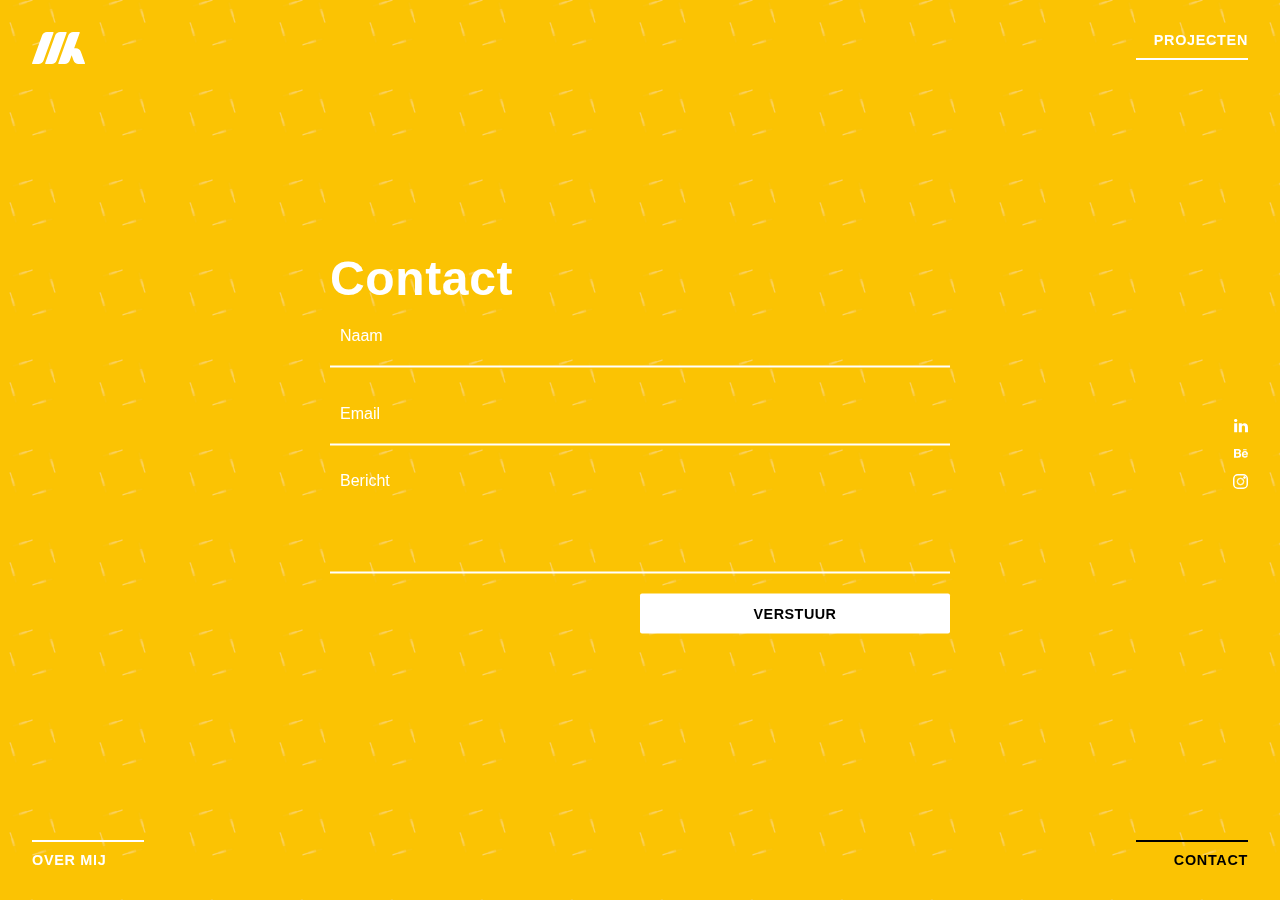
<file: contact.html>
<!DOCTYPE html>
<html lang="nl">
<head>
    <meta charset="UTF-8">
    <meta name="viewport" content="width=device-width, initial-scale=1.0">
    <meta http-equiv="X-UA-Compatible" content="ie=edge">
    <link rel="stylesheet" type="text/css" href="style.css">
    <title>Mike van den Bos</title>
</head>
<body id="navsection-contact">

            <div class="logomobile">
                <a class="logomobile" href="index.html"><img src="images/logo.svg" alt="logo"></a>
            </div>
            <div class="button_container" id="toggle"><span class="top"></span><span class="middle"></span><span
                    class="bottom"></span></div>
            <div class="overlay" id="overlay">
                <nav class="overlay-menu">
                    <ul>
                        <li><a href="index.html">Home</a></li>
                        <li><a href="projecten.html">Projecten</a></li>
                        <li><a href="over.html">Over mij</a></li>
                        <li><a href="contact.html">Contact</a></li>
                    </ul>
                </nav>
            </div>

     <section class="navsection">
         <div class="topsection">
             <a href="index.html"><img src="images/logo.svg" alt="logo"></a>
             <a class="topsection-contact" id="topsection" href="projecten.html">Projecten</a>
         </div>
         <div class="middlesection">
             <a></a>
         <div class="middlesectionicons">
             <a href="https://www.linkedin.com/in/mike-van-den-bos-26bab5153"><img src="images/linkedin.svg"
                     alt="LinkedIn"></a>
             <a href="https://www.behance.net/mikevandenbos"><img src="images/behance.svg" alt="Behance"></a>
             <a href="https://instagram.com/lemike16"><img src="images/instagram.svg" alt="Instagram"></a>
         </div>
         </div>
         <div class="bottomsection">
             <a class="bottomsection-contact" href="over.html">Over mij</a>
             <a class="bottomsection-contactr" id="bottomsectionr" href="contact.html">Contact</a>
         </div>
     </section>

<div id="form">
    <section class="contact-form">

        <h1>Contact</h1>
        <form id="contact-form" method="post" action="">
            <input name="name" type="text" class="form-control" placeholder="Naam" required><br>
            <input name="email" type="email" class="form-control" placeholder="Email" required><br>
            <textarea name="bericht" class="form-control" placeholder="Bericht" required rows="5"></textarea><br>
            <input type="submit" class="form-control submit" value="verstuur">
        </form>
    </section>
</div>



    
</body>
<script src="https://ajax.googleapis.com/ajax/libs/jquery/3.4.1/jquery.min.js"></script>
<script src="main.js"></script>
</html>
</file>
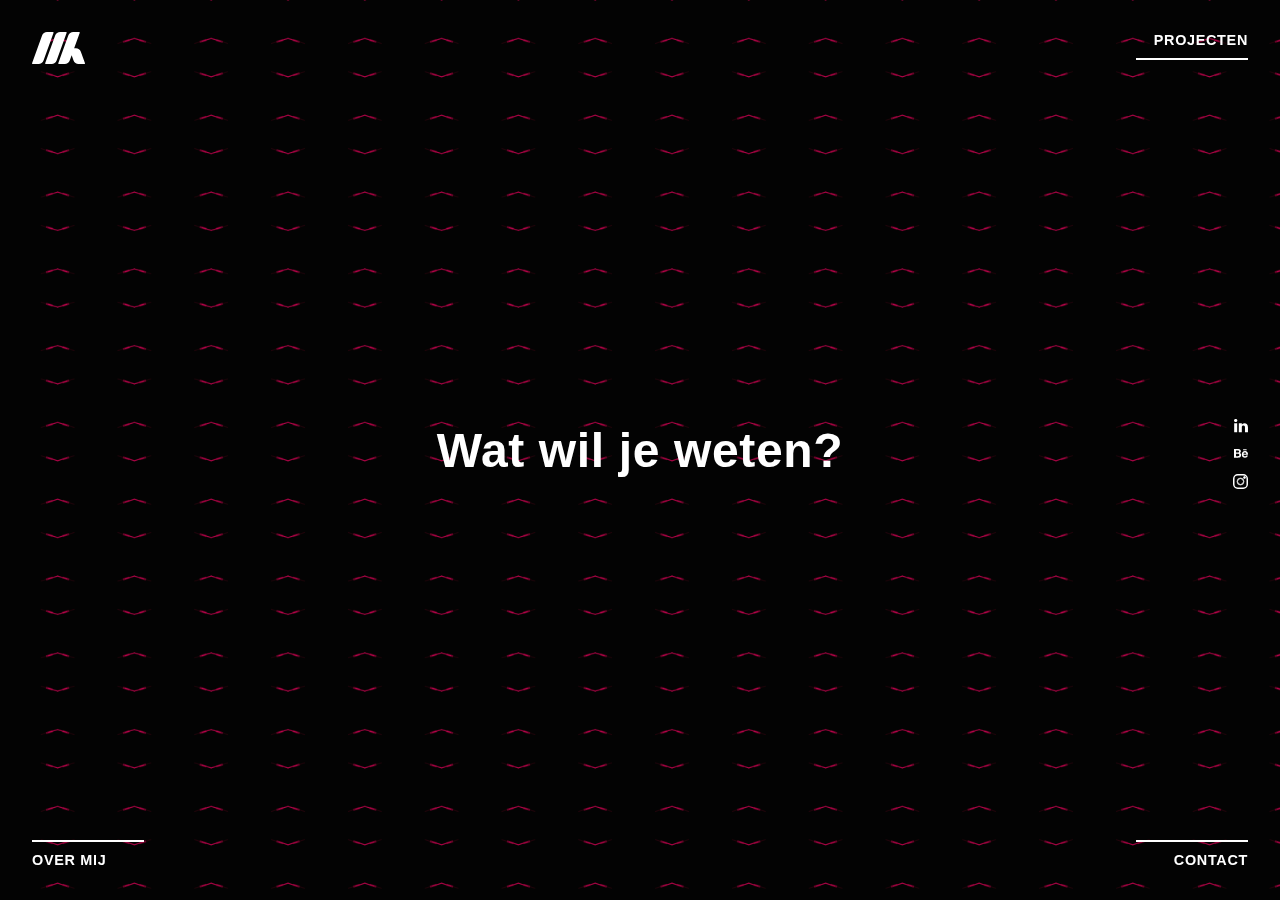
<file: over.html>
<!DOCTYPE html>
<html lang="nl">

<head>
    <meta charset="UTF-8">
    <meta name="viewport" content="width=device-width, initial-scale=1.0">
    <meta http-equiv="X-UA-Compatible" content="ie=edge">
    <link rel="stylesheet" type="text/css" href="style.css">
    <title>Mike van den Bos</title>
</head>

<body>

            <div class="logomobile">
                <a class="logomobile" href="index.html"><img src="images/logob.svg" alt="logo"></a>
            </div>
            <div class="button_container" id="toggle"><span class="top"></span><span class="middle"></span><span
                    class="bottom"></span></div>
            <div class="overlay" id="overlay">
                <nav class="overlay-menu">
                    <ul>
                        <li><a href="index.html">Home</a></li>
                        <li><a href="projecten.html">Projecten</a></li>
                        <li><a href="over.html">Over mij</a></li>
                        <li><a href="contact.html">Contact</a></li>
                    </ul>
                </nav>
            </div>

    <section class="navsection" id="navsection-over">
        <div class="topsection">
            <a href="index.html"><img src="images/logo.svg" alt="logo"></a>
            <a class="topsection-contact" id="topsection" href="projecten.html">Projecten</a>
        </div>
        <div class="middlesection">
            <a></a>
            <div class="middlesectionicons">
                <a href="https://www.linkedin.com/in/mike-van-den-bos-26bab5153"><img src="images/linkedin.svg"
                        alt="LinkedIn"></a>
                <a href="https://www.behance.net/mikevandenbos"><img src="images/behance.svg" alt="Behance"></a>
                <a href="https://instagram.com/lemike16"><img src="images/instagram.svg" alt="Instagram"></a>
            </div>
        </div>
        <div class="bottomsection">
            <a class="bottomsection-contact" href="over.html">Over mij</a>
            <a id="bottomsectionr" href="contact.html">Contact</a>
        </div>
    </section>

    <div id="form">
        <h1>Wat wil je weten?</h1>
    </div>



</body>
<script src="https://ajax.googleapis.com/ajax/libs/jquery/3.4.1/jquery.min.js"></script>
<script src="main.js"></script>
</html>
</file>
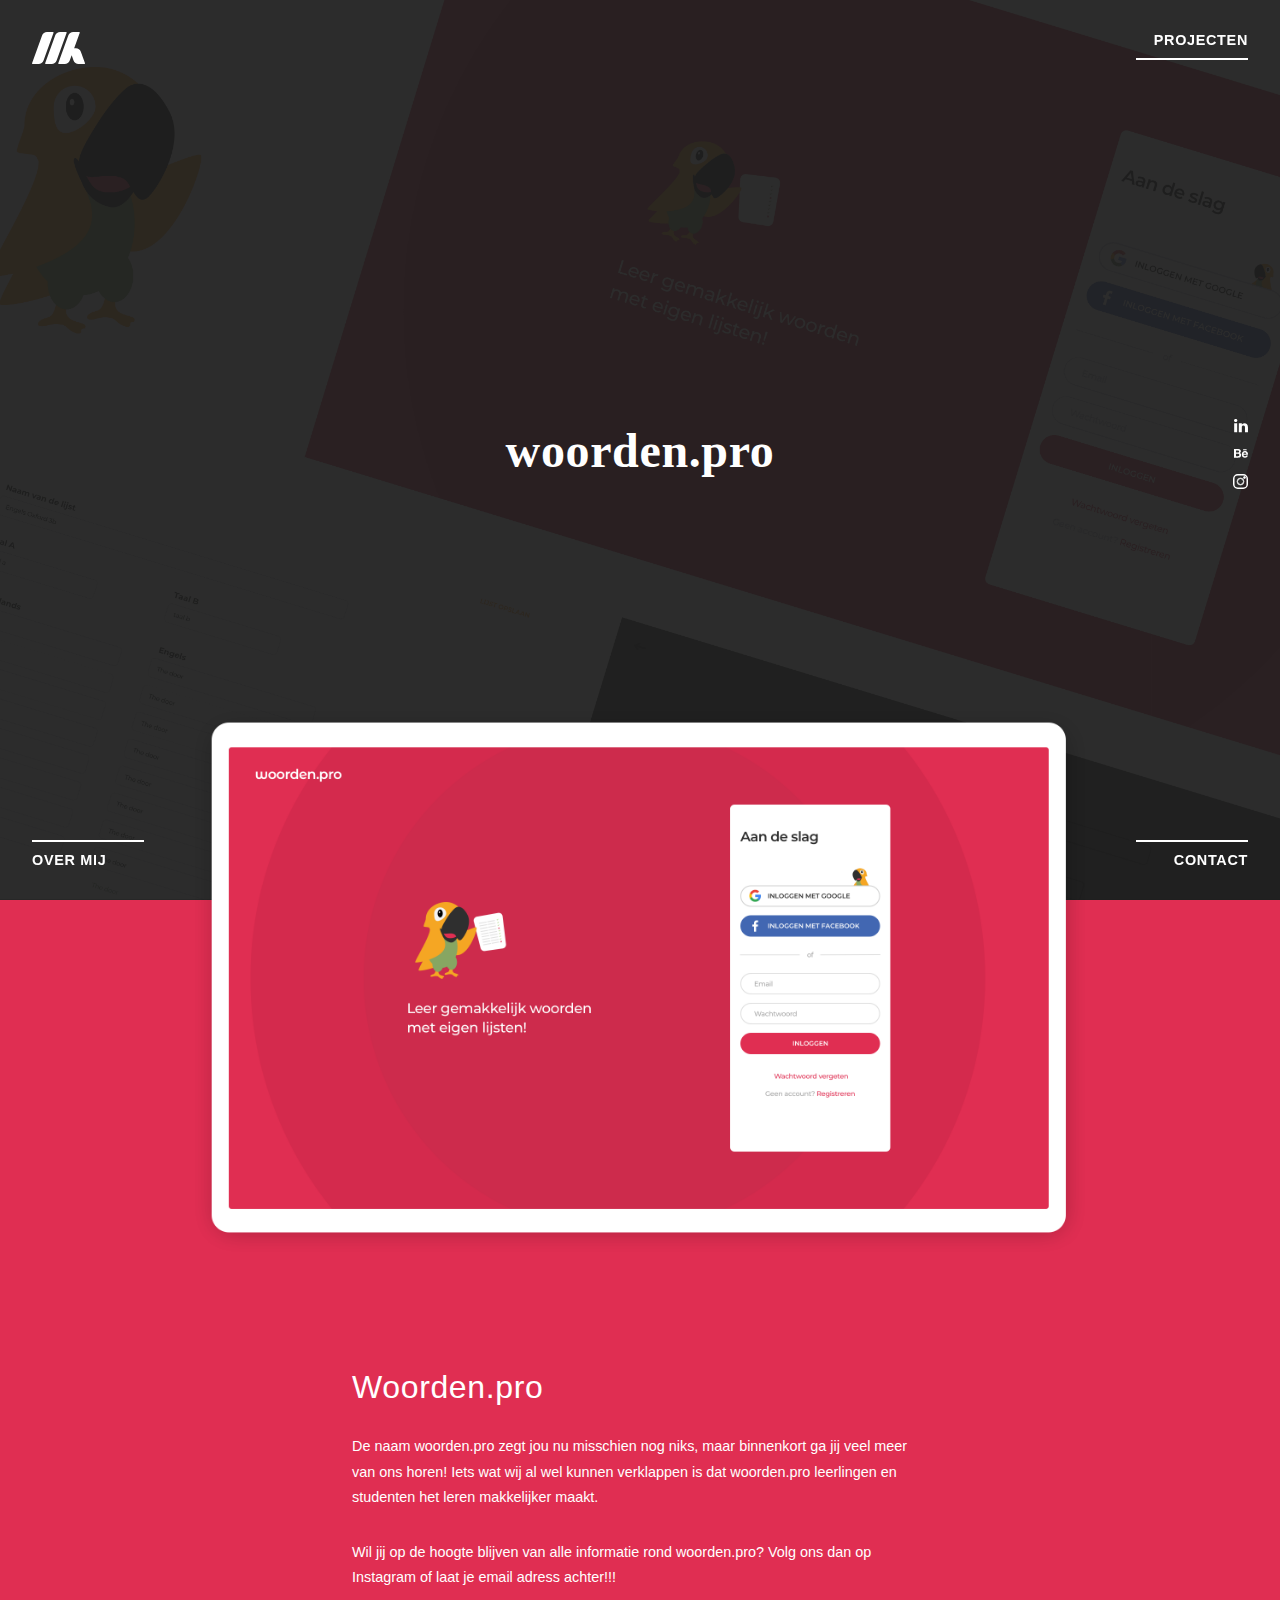
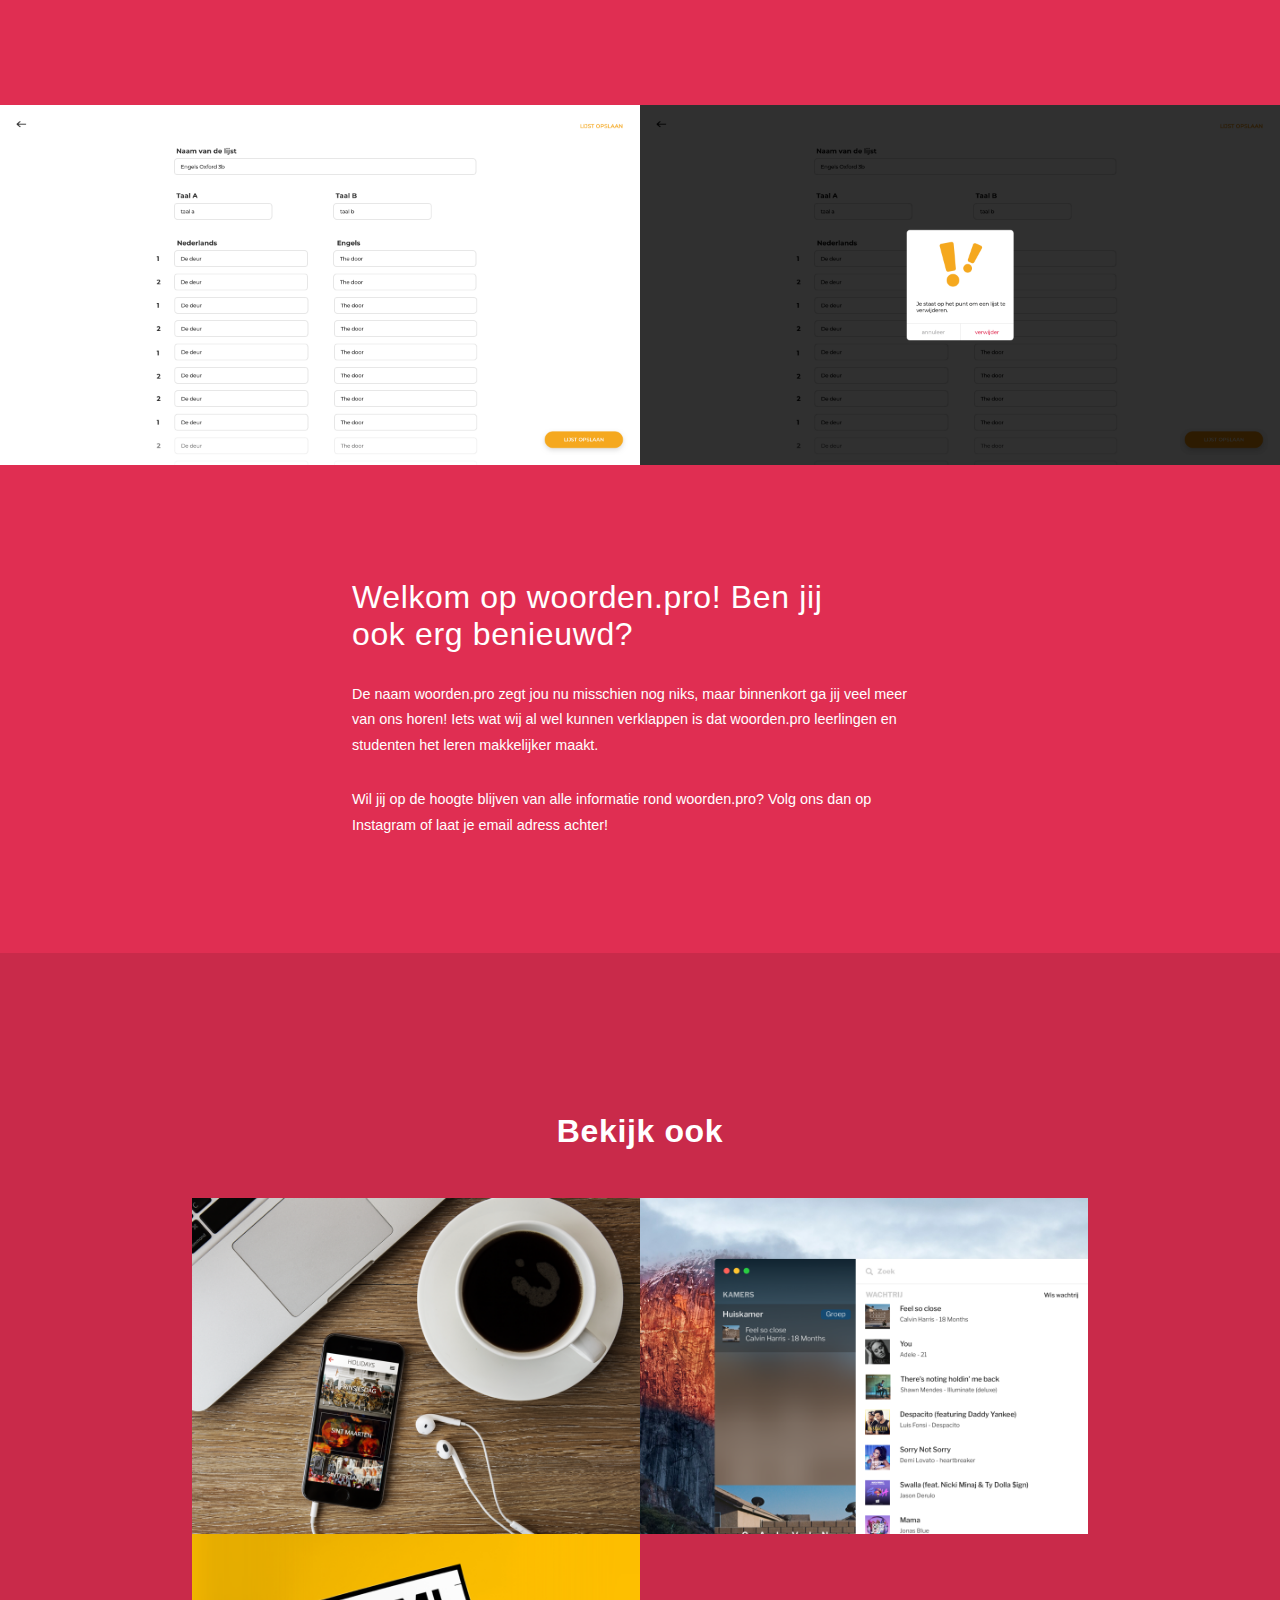
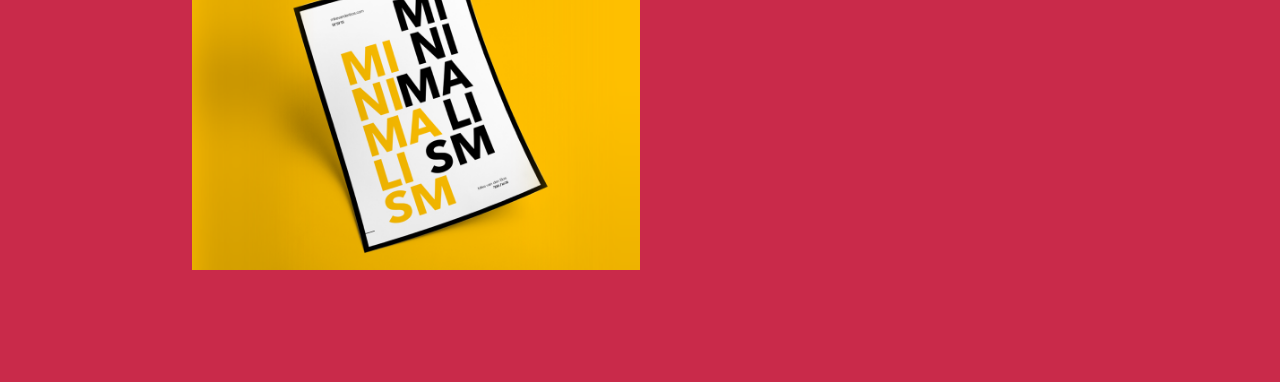
<file: project1.html>
<!DOCTYPE html>
<html lang="nl">

<head>
    <meta charset="UTF-8">
    <meta name="viewport" content="width=device-width, initial-scale=1.0">
    <meta http-equiv="X-UA-Compatible" content="ie=edge">
    <link rel="stylesheet" type="text/css" href="style.css">
    <title>Mike van den Bos</title>
</head>

<body class="">

            <div class="logomobile">
                <a class="logomobile" href="index.html"><img src="images/logo.svg" alt="logo"></a>
            </div>
            <div class="button_container" id="toggle"><span class="top"></span><span class="middle"></span><span
                    class="bottom"></span></div>
            <div class="overlay" id="overlay">
                <nav class="overlay-menu">
                    <ul>
                        <li><a href="index.html">Home</a></li>
                        <li><a href="projecten.html">Projecten</a></li>
                        <li><a href="over.html">Over mij</a></li>
                        <li><a href="contact.html">Contact</a></li>
                    </ul>
                </nav>
            </div>

    <section class="navsection" id="navsection-projecten">
        <div class="topsection">
            <a href="index.html"><img src="images/logo.svg" alt="logo"></a>
            <a class="topsection-contact" id="topsection" href="projecten.html">Projecten</a>
        </div>
        <div class="middlesection">
            <a></a>
            <div class="middlesectionicons">
                <a href="https://www.linkedin.com/in/mike-van-den-bos-26bab5153"><img src="images/linkedin.svg"
                        alt="LinkedIn"></a>
                <a href="https://www.behance.net/mikevandenbos"><img src="images/behance.svg" alt="Behance"></a>
                <a href="https://instagram.com/lemike16"><img src="images/instagram.svg" alt="Instagram"></a>
            </div>
        </div>
        <div class="bottomsection">
            <a class="bottomsection-contact" href="over.html">Over mij</a>
            <a id="bottomsectionr" href="contact.html">Contact</a>
        </div>
    </section>
    <h1 class="project-title">woorden.pro</h1>
    <section class="project-content">
        <img class="overlay-image" src="images/project1ph.png" alt="placeholder site">
       <div class="project-text">
        <h2>Woorden.pro</h2>
        <p>De naam woorden.pro zegt jou nu misschien nog niks, maar binnenkort ga jij veel meer van ons horen! Iets wat
            wij al wel kunnen verklappen is dat woorden.pro leerlingen en studenten het leren makkelijker maakt.</p>

        <p>Wil jij op de hoogte blijven van alle informatie rond woorden.pro?
            Volg ons dan op Instagram of laat je email adress achter!!!</p>
        </div>
        <div class="project-image-section">
        <img src="images/lijst.png" alt="placeholder site">
        <img src="images/lijst2.png" alt="placeholder site">
        </div>
               <div class="project-text">
                   <h2>Welkom op woorden.pro!
                       Ben jij ook erg benieuwd?</h2>
                   <p>De naam woorden.pro zegt jou nu misschien nog niks, maar binnenkort ga jij veel meer van ons
                       horen! Iets wat
                       wij al wel kunnen verklappen is dat woorden.pro leerlingen en studenten het leren makkelijker
                       maakt.</p>

                   <p>Wil jij op de hoogte blijven van alle informatie rond woorden.pro?
                       Volg ons dan op Instagram of laat je email adress achter!</p>
               </div>
    </section>
    <footer class="footer-woordenpro">
    <h3 class="projecten">Bekijk ook</h3>
    <div class="grid">
                        <a href="index.html"><img src="images/projects/isga.png" alt="logo">
                            <p class="project-overzicht-title">ISGA<br><br><span class="span">UX/UI design</span></p>
                        </a>
        <a href="index.html"><img src="images/projects/sonos player.png" alt="logo">
            <p class="project-overzicht-title">Sonos player<br><br><span class="span">UX/UI design</span></p>
        </a>
        <a href="index.html"><img src="images/projects/typografie poster.png" alt="logo">
            <p class="project-overzicht-title">Typografie posters<br><br><span class="span">Visual design</span></p>
        </a>
    </div>
    </footer>

</body>
<script src="https://ajax.googleapis.com/ajax/libs/jquery/3.4.1/jquery.min.js"></script>
<script src="main.js"></script>
</html>
</file>
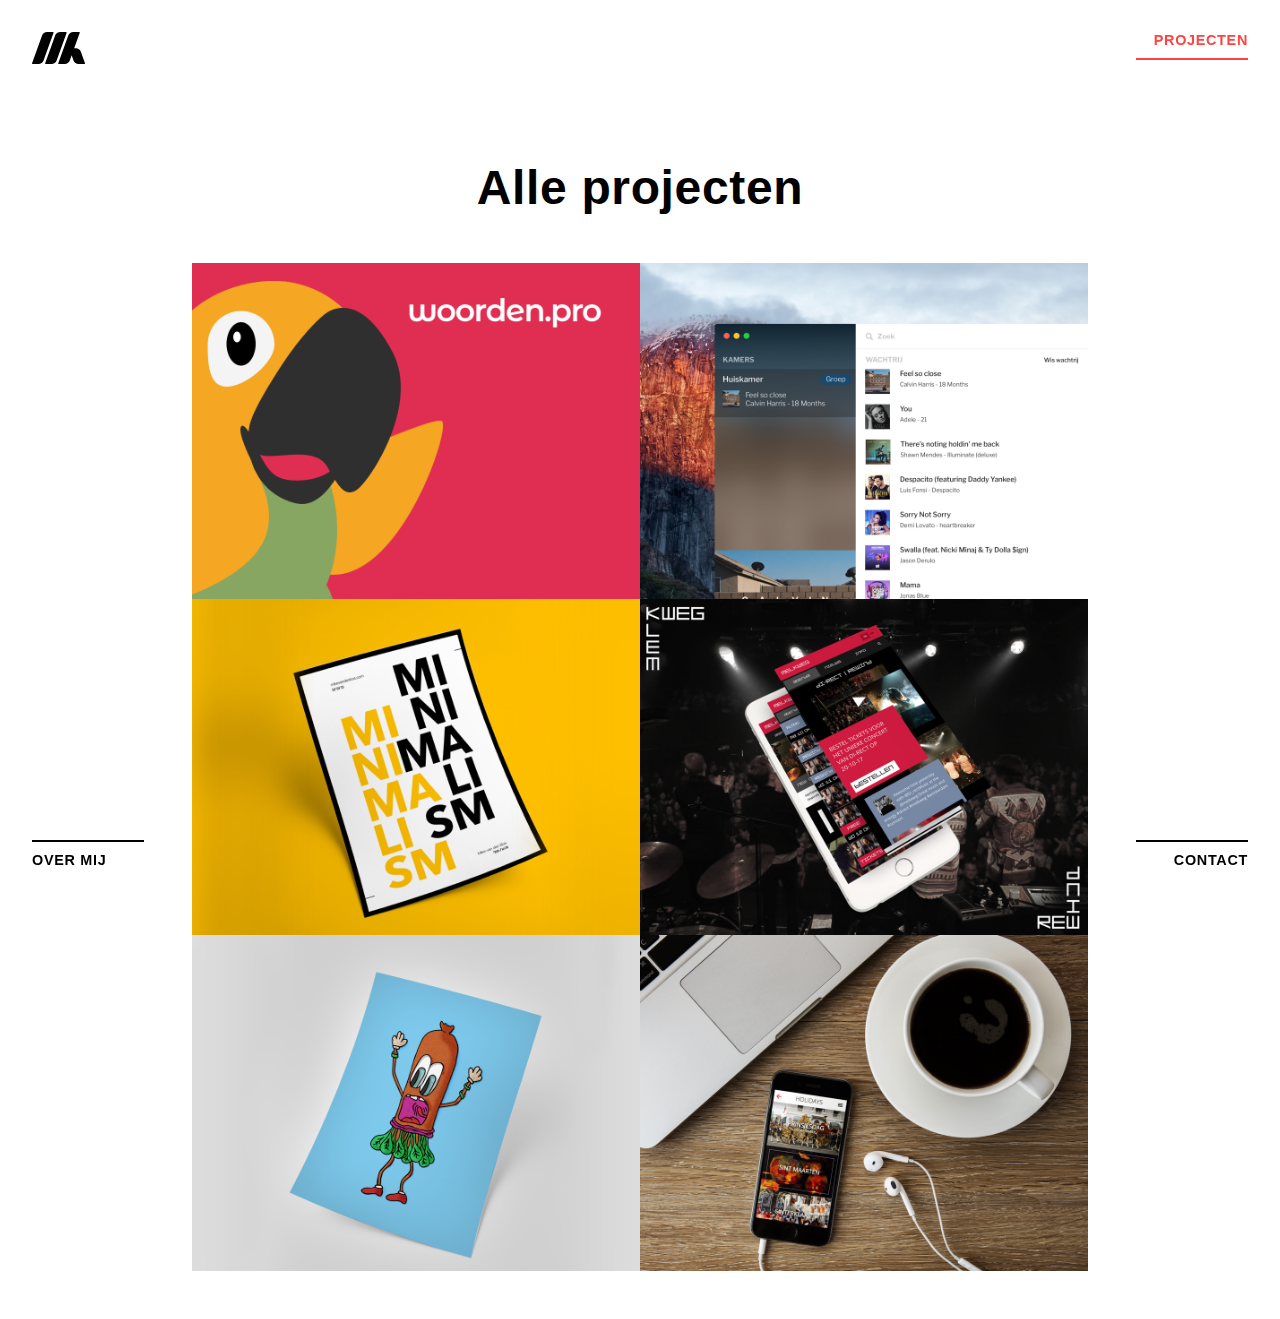
<file: projecten.html>
<!DOCTYPE html>
<html lang="nl">

<head>
    <meta charset="UTF-8">
    <meta name="viewport" content="width=device-width, initial-scale=1.0">
    <meta http-equiv="X-UA-Compatible" content="ie=edge">
    <link rel="stylesheet" type="text/css" href="style.css">
    <title>Mike van den Bos</title>
</head>

<body class="body-projecten">

            <div class="logomobile">
                <a class="logomobile" href="index.html"><img src="images/logob.svg" alt="logo"></a>
            </div>
            <div class="button_container projectb" id="toggle"><span class="top"></span><span
                    class="middle"></span><span
                    class="bottom"></span></div>
                    
            <div class="overlay" id="overlay">
                <nav class="overlay-menu">
                    <ul>
                        <li><a href="index.html">Home</a></li>
                        <li><a href="projecten.html">Projecten</a></li>
                        <li><a href="over.html">Over mij</a></li>
                        <li><a href="contact.html">Contact</a></li>
                    </ul>
                </nav>
            </div>


    <section class="navsection" id="navsection-projecten">
        <div class="topsection">
            <a href="index.html"><img src="images/logob.svg" alt="logo"></a>
            <a class="topsection-contact" id="topsection" href="projecten.html">Projecten</a>
        </div>
        <div class="middlesection">
            <a></a>
            <div class="middlesectionicons">
                <a href="https://www.linkedin.com/in/mike-van-den-bos-26bab5153"><img src="images/linkedin.svg"
                        alt="LinkedIn"></a>
                <a href="https://www.behance.net/mikevandenbos"><img src="images/behance.svg" alt="Behance"></a>
                <a href="https://instagram.com/lemike16"><img src="images/instagram.svg" alt="Instagram"></a>
            </div>
        </div>
        <div class="bottomsection" id="bottomsection-projecten">
            <a class="bottomsection-contact" href="over.html">Over mij</a>
            <a id="bottomsectionr" href="contact.html">Contact</a>
        </div>
    </section>
    <h1 class="projecten">Alle projecten</h1>
    <div class="grid">
        <a href="project1.html">
            <img src="images/projects/woorden.pro.png" alt="logo">
            <p class="project-overzicht-title">Woorden.pro<br><br><span class="span">UX/UI design</span></p>
        </a>
        <a href="project2.html"><img src="images/projects/sonos player.png" alt="logo">
            <p class="project-overzicht-title">Sonos player<br><br><span class="span">UX/UI design</span></p>
        </a>
        <a href="index.html"><img src="images/projects/typografie poster.png" alt="logo">
            <p class="project-overzicht-title">Typografie posters<br><br><span class="span">Visual design</span></p>
        </a>
        <a href="index.html"><img src="images/projects/melkweg rewind.png" alt="logo">
            <p class="project-overzicht-title">Melkweg rewind<br><br><span class="span">UX/UI design</span></p>
        </a>
                <a href="index.html"><img src="images/projects/illustraties.png" alt="logo">
                    <p class="project-overzicht-title">Illustraties<br><br><span class="span">Visual design</span></p>
                </a>
                <a href="index.html"><img src="images/projects/isga.png" alt="logo">
                    <p class="project-overzicht-title">ISGA<br><br><span class="span">UX/UI design</span></p>
                </a>
        <!-- <a href="project1.html"></a>
        <a href="project2.html"></a>
        <a href="project3.html"></a>
        <a href="project4.html"></a>
        <a href="project5.html"></a>
        <a href="project6.html"></a> -->
    </div>

</body>
<script src="https://ajax.googleapis.com/ajax/libs/jquery/3.4.1/jquery.min.js"></script>
<script src="main.js"></script>
</html>
</file>
<file: style.css>
/*------------- main -------------*/ 

* {
    margin: 0;
    padding: 0;
    border: 0;

}


body {
    background: black;
    /* background: #FFC001; */
    /* background: #F4F4F4; */
    ;
    /* background-image: url("images/bg7.gif"); */
     background-size: 6%;
     background-position: center;
     background-repeat: repeat;
}

h1 {
    font-family: 'montserrat', sans-serif;
    font-weight: 700;
    letter-spacing: 0.04rem;
    font-size: 3rem;
    color: white;
}

h2 {
    font-family: 'montserrat alternates', sans-serif;
    font-weight: 500;
    letter-spacing: 0.04rem;
    font-size: 2rem;
    padding: 14px;
    color: white;
    max-width: 15em;
}

h3 {
    font-family: 'montserrat', sans-serif;
    font-weight: 700;
    letter-spacing: 0.04rem;
    font-size: 2rem;
    color: white;
}

p {
        font-family: 'montserrat',
        sans-serif;
        font-weight: 400;
        line-height: 1.6rem;
        color: white;
        font-size: 0.9em;
        max-width: 40em;
        padding: 1em 14px;
}

::placeholder {
    /* Chrome, Firefox, Opera, Safari 10.1+ */
    color: white;
}

footer {
    background: rgb(30, 30, 30);   
    padding-bottom: 4rem;
}

.footer-woordenpro {
    background: rgb(201, 42, 74);
}

/*------------- navsection -------------*/

.navsection {
    /* border: solid 1px red; */
    display: flex;
    position: fixed;
    flex-direction: column;
    justify-content: space-between;
    height: 100vh;
    width: 100%;
    overflow: hidden;
}

#navsection-index {
    background-image: url("images/bg2.png") !important;
     background-position: center;
     height: 100vh;
     background-repeat: no-repeat;
     background-size: cover;
}

#navsection-contact {
    background-image: url("images/bgpury1.gif") !important;
    background-size: 10vh;
}

#navsection-projecten {
    /* background-image: url("images/bg6.gif") !important; */
    background-size: 6%;
}

#navsection-over {
    background-image: url("images/bg6.gif") !important;
    background-size: 6%;
}

.topsection {
    /* border: solid 1px green; */
    display: flex;
    justify-content: space-between;
    align-items: flex-start;
    margin: 2rem;
}

.topsection img {
    height: 2rem;
    transition: 200ms;
    z-index: 1000;
}

.logomobile img{
    height: 2rem;
    margin-top: 2rem;
    margin-left: 2rem;
    position: fixed;
    z-index: 100;
    display: flex;

}

.topsection img:hover {
    transform: rotate(-18deg);
    height: 2.5rem;
}

.middlesection {
    justify-content: space-between;
    display: flex;
    
}
.middlesectionicons {
    /* border: solid 1px green; */
    display: flex;
    margin: 2rem;
    flex-direction: column;
}

.middlesectionicons a {
    /* border: solid 1px yellow; */
    display: flex;
    justify-content: flex-end;
    padding-top: 0.5rem;
    padding-bottom: 0.5rem;
}

.middlesection img {
    height: auto;
}

.bottomsection {
    /* border: solid 1px green; */
    display: flex;
    justify-content: space-between;
    margin: 2rem;
}


#topsection {
    text-decoration: none;
    outline: none;
    color: white;
    font-family: 'montserrat', sans-serif;
    font-size: 0.9rem;
    font-weight: 700;
    letter-spacing: 0.7px;
    text-transform: uppercase;
    border-bottom: solid 2px white;
    padding-bottom: 10px;
    width: 7rem;
    text-align: right;
    transition: 300ms;
}


.bottomsection a {
    text-decoration: none;
    outline: none;
    color: white;
    font-family: 'montserrat', sans-serif;
    font-size: 0.9rem;
    font-weight: 700;
    letter-spacing: 0.7px;
    text-transform: uppercase;
    border-top: solid 2px white;
    padding-top: 10px;
    width: 7rem;
    transition: 300ms;
}

#bottomsectionr {
    text-align: right;
}

#topsection:hover {
        color: #FF4343 !important;
         border-bottom: 2px solid #FF4343;
             transform: rotate(-2deg);
}

.bottomsection a:hover {
    color: #FF4343 !important;
    border-top: 2px solid #FF4343;
        transform: rotate(2deg);
}

.bottomsection-contactr {
    color: rgb(0, 0, 0) !important;
    border-top: solid 2px rgb(0, 0, 0) !important;
}
/*------------- namesection -------------*/

.namesection {
    position: fixed;
    /* or absolute */
    top: 50%;
    left: 50%;
    /* bring your own prefixes */
    transform: translate(-50%, -50%);
}

.name {
    width: 200px;
    height: auto;
    transform: scaleX(1) scaleY(1) scaleZ(1) rotateX(0deg) rotateY(0deg) rotateZ(0deg);
    perspective: 1000px;
    -webkit-perspective: 1000px;
    perspective-origin: 0% 50%;
    -webkit-perspective-origin: 0% 50%;
    
}

.name:hover {
    transition: 300ms;
    animation: grow 1s;
         transform: scaleX(1) scaleY(1) scaleZ(1) rotateX(0deg) rotateY(0deg) rotateZ(0deg);
         perspective: 1000px;
         -webkit-perspective: 1000px;
         perspective-origin: 0% 50%;
         -webkit-perspective-origin: 0% 50%;
}

@keyframes grow {
 10%{
              transform: scaleX(1) scaleY(1) scaleZ(1) rotateX(10deg) rotateY(50deg) rotateZ(10deg);
              perspective: 1000px;
              -webkit-perspective: 1000px;
              perspective-origin: 0% 50%;
              -webkit-perspective-origin: 0% 50%;
 }

  80% {
      transform: scaleX(1) scaleY(1) scaleZ(1) rotateX(-10deg) rotateY(-50deg) rotateZ(-20deg);
      perspective: 1000px;
      -webkit-perspective: 1000px;
      perspective-origin: 0% 50%;
      -webkit-perspective-origin: 0% 50%;
  }


}


/*------------- contact form -------------*/


#form {
    /* width: 100%;
    margin: 0 auto;
    display: flex;
    justify-content: center;
    height: 100vh;
    align-items: center; */
    position: fixed;
        top: 50%;
        left: 50%;
        /* bring your own prefixes */
        transform: translate(-50%, -50%);
}


.form-control {
    color: black;
    ;
    background: transparent;
    border: none;
    outline: none;
    border-bottom: 2px solid white;
    font-family: 'montserrat', sans-serif;
    font-size: 1rem;
    margin-bottom: 1rem;
    padding: 10px;
    width: 600px;
}

input {
    height: 40px;
}

form textarea {
    text-align: top;
}

textarea {
    resize: none;
}

form .submit {
    background: white;
    border-bottom: none;
    color: black;
    border-radius: 2px;
    float: right;
    width: 50%;
    font-weight: 600;
    font-size: 0.9rem;
    letter-spacing: 0.03rem;
    text-transform: uppercase;
    cursor: pointer;
    transition: 300ms;
}

form .submit:hover {
    color: white;
    background-color: black;

}

.form-control:hover {
    border-bottom: 2px solid black;
}


/*------------- projects grid -------------*/

.body-projecten {
    background-color: rgb(255, 255, 255);
}

.body-projecten h1 {
    color: black;
}

#bottomsection-projecten a {
    border-top: 2px solid black;
   color: black !important;
}

#bottomsection-projecten a:hover {
    border-top: 2px solid #FF4343;
    color: #FF4343 !important;
}

.body-projecten #topsection {
    border-bottom: 2px solid #FF4343;
    color: #FF4343;
}

.projecten {
    text-align: center;
    padding-top: 10rem;
}

.grid {
    position: relative;
    padding:3rem 0px;
    width: 70%;
    margin: 0 auto;
    display: grid;
    align-items: center;
    grid-template-columns: repeat(auto-fit, minmax(360px, 1fr));
    /* grid-column-gap: 0.5em; */
    /* grid-row-gap: 0.5em; */
}

.grid img {
    position: relative;
    object-fit: cover;
    width: 100%;
    height: auto;
    display: block;
}

.grid a {
    position: relative;
}

.project-overzicht-title {
      position: absolute;
      display: flex;
      flex-direction: column;
      justify-content: center;
      top: 0;
      bottom: 0;
      left: 0;
      right: 0;
      background: rgba(0, 0, 0, 0.733);
      color: #fff;
      transition: opacity .2s, visibility .2s;
      opacity: 0;
      font-family: 'montserrat', sans-serif;
      font-size: 2em;
      font-weight: 500;
      padding-left: 30px;
}

.project-overzicht-title:hover {
    opacity: 1;
}

.span {
    font-size: 0.5em;
    font-weight: 300;
    padding-left: 4px;
}

/*------------- project page content -------------*/


.project-title {
    font-family: 'montserrat alternates';
    height: 100vh;
    display: flex;
    justify-content: center;
    align-items: center;
    background-size: cover;
    background-position: center;
    background-image:url("images/project1bg.png");
}

#project-title-sonos {
    background-image:url("images/project2bg.png");
} 

.overlay-image {
        object-fit: cover;
        display: flex;
        margin: 0 auto;
        width: 70% !important;
        height: auto;
        margin-top: -12rem !important;
}

.project-content img {
    object-fit: cover;
    display: flex;
    margin: 0 auto;
    width: 100%;
    height: auto;
}
.project-content {
    width: 100%;
    background: #E02E52;
    display: flex;
    flex-direction: column;
    align-content: center;
    margin: 0 auto;
    align-items: center;
}

#project-content-sonos {
    background: black;
}

.project-text {
    padding: 100px 0px;
}
.project-image-section {
    display: grid;
    grid-template-columns: repeat(auto-fit, minmax(460px, 1fr));

}


/*------------- media queries -------------*/

@media only screen and (max-width: 601px) {
    .grid {
        grid-template-columns: repeat(auto-fit, minmax(250px, 1fr));
        width: 90%;
    }

    .project-image-section {
        display: grid;
        grid-template-columns: repeat(auto-fit, minmax(250px, 1fr));

    }

    h1 {
        font-size: 2.5rem;
    }

    .form-control {
        width: 300px;
    }
}

@media only screen and (max-width: 1060px) {

#topsection {
    display: none;
}

.middlesection {
    margin-bottom: 7rem;
}

.bottomsection {
    display: none;
}

.overlay-image {
    width: 100% !important;
    height: auto;
    margin-top: -5rem !important;

}
}

@media only screen and (min-width: 1060px) {

    .button_container {
        display: none;
    }

    .logomobile img {
        display: none;
    }
}

/*------------- hamburger menu -------------*/


.button_container {
    position: fixed;
    top: 2rem;
    right: 2rem;
    height: 20px;
    width: 30px;
    cursor: pointer;
    z-index: 100;
    transition: opacity .25s ease;
}

.button_container:hover {
    opacity: .7;
}

.button_container.active .top {
    transform: translateY(11px) translateX(0) rotate(45deg);
    background: #FFF;
}

.button_container.active .middle {
    opacity: 0;
    background: #FFF;
}

.button_container.active .bottom {
    transform: translateY(-11px) translateX(0) rotate(-45deg);
    background: #FFF;
}

.button_container span {
    background: white;
    border: none;
    height: 2px;
    width: 100%;
    position: absolute;
    top: 0;
    left: 0;
    transition: all .35s ease;
    cursor: pointer;
}

.projectb span {
    background: black;
}
.button_container span:nth-of-type(2) {
    top: 11px;
}

.button_container span:nth-of-type(3) {
    top: 22px;
}

.overlay {
    position: fixed;
    background: url('images/bg4.gif');
    background-size: 10%;
    top: 0;
    left: 0;
    width: 100%;
    height: 0%;
    opacity: 0;
    visibility: hidden;
    transition: opacity .35s, visibility .35s, height .35s;
    overflow: hidden;
}

.overlay.open {
    z-index: 10;
    opacity: 0.9;
    visibility: visible;
    height: 100%;
}

.overlay.open li {
    animation: fadeInRight .5s ease forwards;
    animation-delay: .35s;
}

.overlay.open li:nth-of-type(2) {
    animation-delay: .4s;
}

.overlay.open li:nth-of-type(3) {
    animation-delay: .45s;
}

.overlay.open li:nth-of-type(4) {
    animation-delay: .50s;
}

.overlay nav {
    display: flex;
    position: relative;
    height: 50%;
    top: 50%;
    transform: translateY(-50%);
    font-size: 3rem;
    font-weight: 600;
    font-family: 'montserrat', sans-serif;
}

.overlay ul {
    list-style: none;
    padding: 0;
    margin: 0 auto;
    display: inline-block;
    position: relative;
    height: 100%;
}

.overlay ul li {
    display: block;
    height: 25%;
    height: calc(100% / 4);
    min-height: 50px;
    position: relative;
    opacity: 0;
}

.overlay ul li a {
    display: block;
    position: relative;
    color: #FFF;
    text-decoration: none;
    overflow: hidden;
}

.overlay ul li a:hover:after,
.overlay ul li a:focus:after,
.overlay ul li a:active:after {
    width: 100%;
}

.overlay ul li a:after {
    content: '';
    position: absolute;
    bottom: 0;
    left: 50%;
    width: 0%;
    transform: translateX(-50%);
    height: 3px;
    background: #FFF;
    transition: .35s;
}

@keyframes fadeInRight {
    0% {
        opacity: 0;
        left: 20%;
    }

    100% {
        opacity: 1;
        left: 0;
    }
}
</file>
